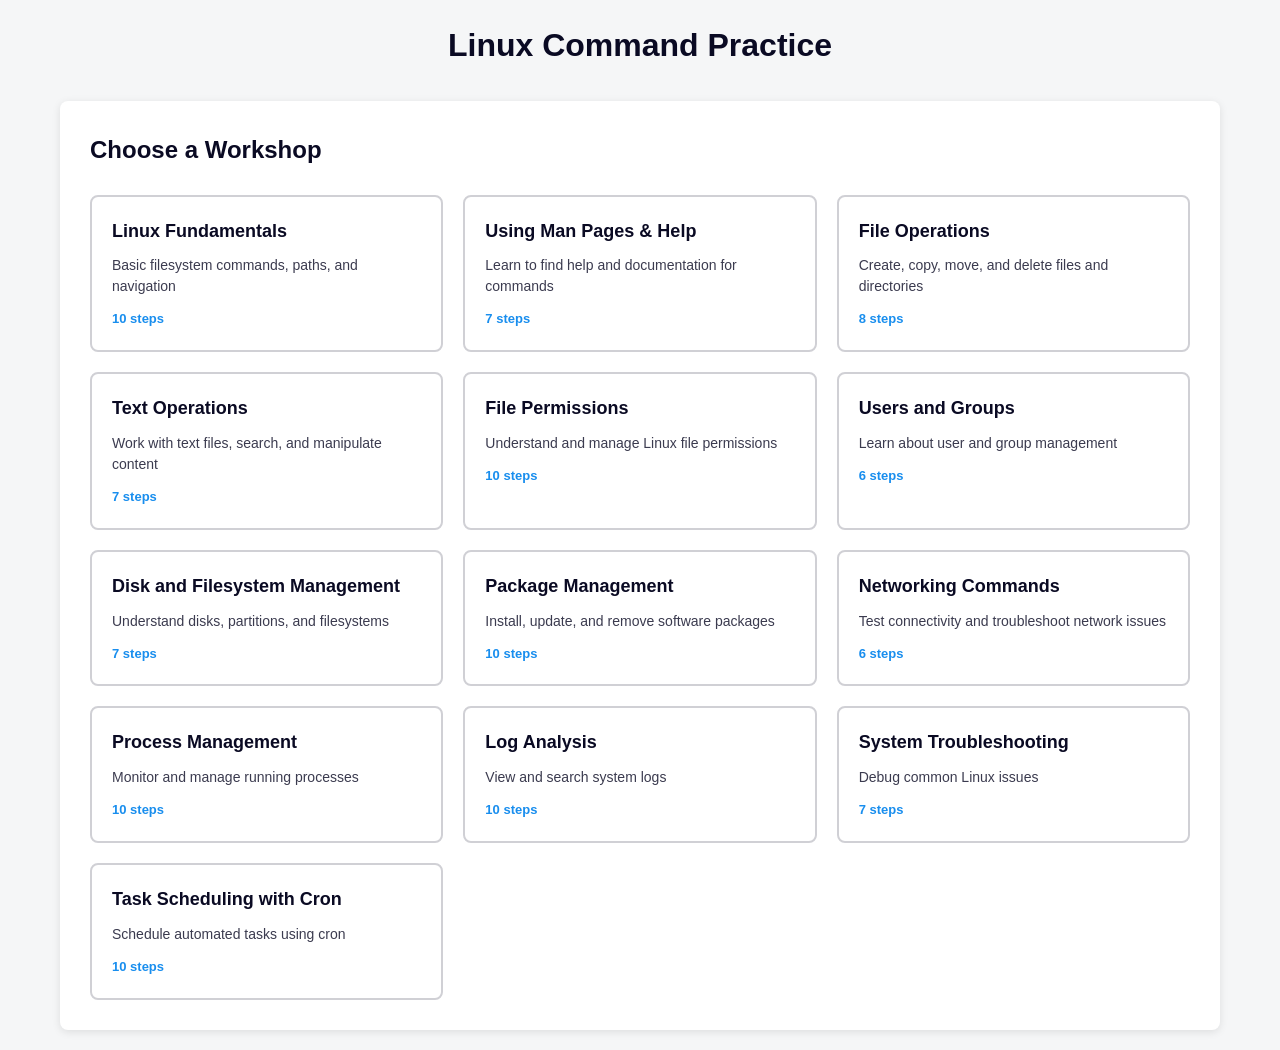
<file: index.html>
<!DOCTYPE html>
<html lang="en">
<head>
    <meta charset="UTF-8">
    <meta name="viewport" content="width=device-width, initial-scale=1.0">
    <title>Linux Command Practice</title>
    <link rel="stylesheet" href="style.css">
</head>
<body>
    <div class="container">
        <h1>Linux Command Practice</h1>
        
        <div id="workshop-selector" class="workshop-selector">
            <h2>Choose a Workshop</h2>
            <div id="workshop-list"></div>
        </div>

        <div id="workshop-container" class="workshop-container" style="display: none;">
            <div class="workshop-header">
                <button id="back-btn" class="btn">← Back to Workshops</button>
                <h2 id="workshop-title"></h2>
                <div id="step-navigation" class="step-navigation">
                    <button id="quiz-btn" class="btn" style="display: none; margin-left: auto;">📝 Take Quiz</button>
                </div>
            </div>
            
            <div class="instruction-box">
                <h3>Task:</h3>
                <p id="instruction-text"></p>
                <button id="hint-btn" class="btn btn-small">Show Hint</button>
                <p id="hint-text" class="hint" style="display: none;"></p>
                <p id="success-message" class="success-message-box" style="display: none;"></p>
            </div>

            <div id="terminal">
                <div id="output"></div>
                <div class="input-line">
                    <span class="prompt">user@practice:~$</span>
                    <input type="text" id="command-input" autocomplete="off">
                </div>
            </div>
        </div>
    </div>
    <script src="workshops.js?v=9"></script>
    <script src="app.js?v=9"></script>
</body>
</html>
</file>
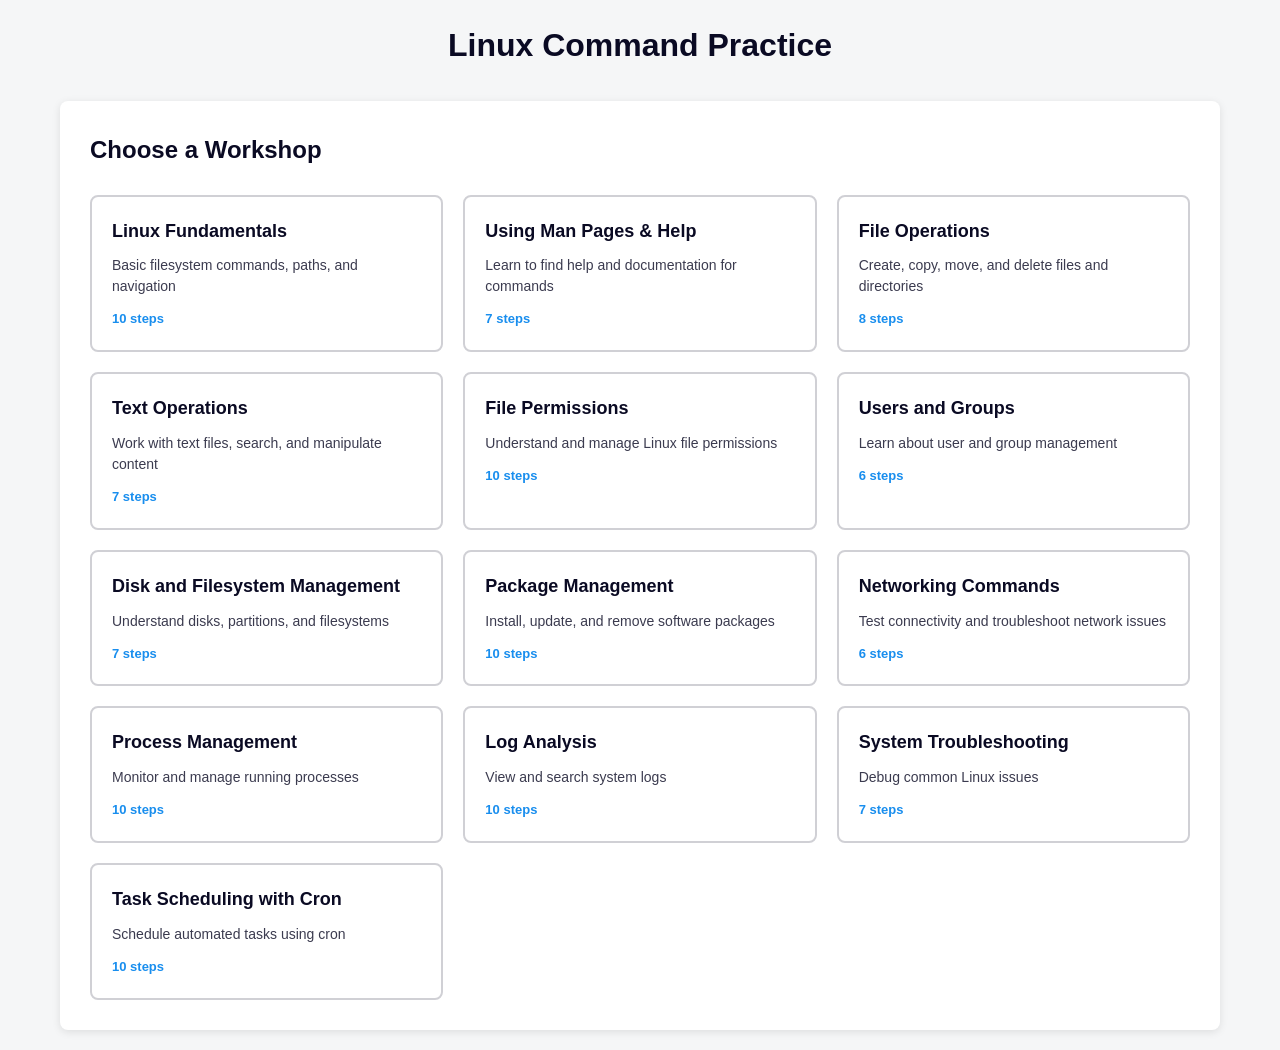
<file: index-simple.html>
<!DOCTYPE html>
<html lang="en">
<head>
    <meta charset="UTF-8">
    <meta name="viewport" content="width=device-width, initial-scale=1.0">
    <title>Linux Command Practice</title>
    <link rel="stylesheet" href="style.css">
</head>
<body>
    <div class="container">
        <h1>Linux Command Practice</h1>
        
        <div id="workshop-selector" class="workshop-selector">
            <h2>Choose a Workshop</h2>
            <div id="workshop-list"></div>
        </div>

        <div id="workshop-container" class="workshop-container" style="display: none;">
            <div class="workshop-header">
                <button id="back-btn" class="btn">← Back to Workshops</button>
                <h2 id="workshop-title"></h2>
                <div id="step-navigation" class="step-navigation"></div>
            </div>
            
            <div class="instruction-box">
                <h3>Task:</h3>
                <p id="instruction-text"></p>
                <button id="hint-btn" class="btn btn-small">Show Hint</button>
                <p id="hint-text" class="hint" style="display: none;"></p>
                <p id="success-message" class="success-message-box" style="display: none;"></p>
            </div>

            <div id="terminal">
                <div id="output"></div>
                <div class="input-line">
                    <span class="prompt">user@practice:~$</span>
                    <input type="text" id="command-input" autocomplete="off">
                </div>
            </div>
        </div>
    </div>
    
    <script>
        console.log('Loading workshops...');
    </script>
    <script src="workshops.js?v=4"></script>
    <script>
        console.log('Workshops loaded:', typeof workshops !== 'undefined');
        console.log('Workshop count:', workshops ? workshops.length : 0);
    </script>
    <script src="app.js?v=4"></script>
    <script>
        console.log('App.js loaded');
        console.log('Terminal created:', typeof terminal !== 'undefined');
    </script>
</body>
</html>
</file>
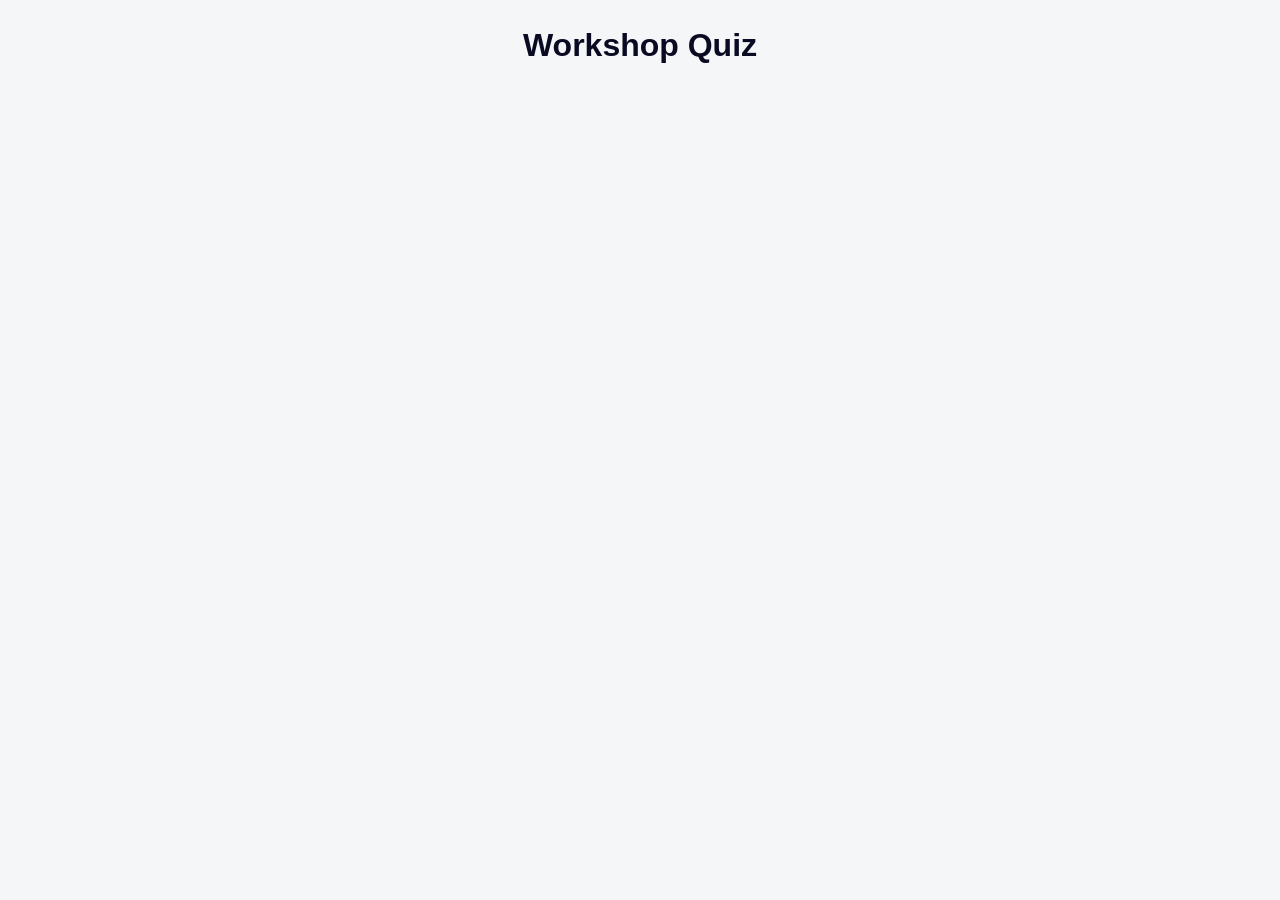
<file: quiz.html>
<!DOCTYPE html>
<html lang="en">
<head>
    <meta charset="UTF-8">
    <meta name="viewport" content="width=device-width, initial-scale=1.0">
    <title>Workshop Quiz</title>
    <style>
        * {
            margin: 0;
            padding: 0;
            box-sizing: border-box;
        }

        body {
            font-family: -apple-system, BlinkMacSystemFont, 'Segoe UI', Roboto, 'Helvetica Neue', Arial, sans-serif;
            background: #f5f6f7;
            padding: 20px;
            line-height: 1.6;
        }

        .container {
            max-width: 800px;
            margin: 0 auto;
        }

        h1 {
            color: #0a0a23;
            margin-bottom: 30px;
            text-align: center;
        }

        .quiz-box {
            background: #fff;
            border-radius: 8px;
            padding: 30px;
            margin-bottom: 20px;
            box-shadow: 0 2px 8px rgba(0, 0, 0, 0.1);
        }

        .question {
            font-size: 18px;
            font-weight: 600;
            color: #0a0a23;
            margin-bottom: 20px;
        }

        .options {
            display: flex;
            flex-direction: column;
            gap: 12px;
        }

        .option {
            display: flex;
            align-items: center;
            padding: 15px;
            border: 2px solid #d0d0d5;
            border-radius: 8px;
            cursor: pointer;
            transition: all 0.3s;
        }

        .option:hover {
            border-color: #198eee;
            background: #f0f8ff;
        }

        .option input[type="radio"] {
            margin-right: 12px;
            width: 20px;
            height: 20px;
            cursor: pointer;
        }

        .option label {
            cursor: pointer;
            flex: 1;
            font-size: 16px;
        }

        .submit-btn {
            background: #198eee;
            color: #fff;
            border: none;
            padding: 15px 40px;
            border-radius: 8px;
            font-size: 16px;
            font-weight: 600;
            cursor: pointer;
            width: 100%;
            margin-top: 20px;
            transition: all 0.3s;
        }

        .submit-btn:hover {
            background: #0a0a23;
            transform: translateY(-2px);
            box-shadow: 0 4px 12px rgba(0, 0, 0, 0.2);
        }

        .submit-btn:disabled {
            background: #ccc;
            cursor: not-allowed;
            transform: none;
        }

        .result {
            background: #fff;
            border-radius: 8px;
            padding: 40px;
            text-align: center;
            box-shadow: 0 2px 8px rgba(0, 0, 0, 0.1);
            display: none;
        }

        .result h2 {
            color: #0a0a23;
            margin-bottom: 20px;
            font-size: 32px;
        }

        .score {
            font-size: 48px;
            font-weight: bold;
            margin: 20px 0;
        }

        .pass {
            color: #28a745;
        }

        .fail {
            color: #dc3545;
        }

        .result-message {
            font-size: 20px;
            margin: 20px 0;
        }

        .retry-btn {
            background: #198eee;
            color: #fff;
            border: none;
            padding: 12px 30px;
            border-radius: 8px;
            font-size: 16px;
            font-weight: 600;
            cursor: pointer;
            margin: 10px;
            transition: all 0.3s;
        }

        .retry-btn:hover {
            background: #0a0a23;
        }

        .progress {
            text-align: center;
            color: #666;
            margin-bottom: 20px;
            font-size: 14px;
        }
    </style>
</head>
<body>
    <div class="container">
        <h1 id="quiz-title">Workshop Quiz</h1>
        
        <div id="quiz-container"></div>
        
        <div class="result" id="result">
            <h2>Quiz Complete!</h2>
            <div class="score" id="score"></div>
            <div class="result-message" id="result-message"></div>
            <button class="retry-btn" onclick="retakeQuiz()">Retake Quiz</button>
            <button class="retry-btn" onclick="window.close()">Close</button>
        </div>
    </div>

    <script>
        let quizData = null;
        let userAnswers = {};

        // Get quiz data from URL parameters or localStorage
        window.addEventListener('DOMContentLoaded', () => {
            const urlParams = new URLSearchParams(window.location.search);
            const workshopId = urlParams.get('workshop');
            
            if (workshopId) {
                const quizDataStr = localStorage.getItem(`quiz_${workshopId}`);
                if (quizDataStr) {
                    quizData = JSON.parse(quizDataStr);
                    document.getElementById('quiz-title').textContent = quizData.title + ' - Quiz';
                    renderQuiz();
                }
            }
        });

        function renderQuiz() {
            const container = document.getElementById('quiz-container');
            container.innerHTML = '';

            quizData.questions.forEach((q, index) => {
                const quizBox = document.createElement('div');
                quizBox.className = 'quiz-box';
                quizBox.innerHTML = `
                    <div class="progress">Question ${index + 1} of ${quizData.questions.length}</div>
                    <div class="question">${q.question}</div>
                    <div class="options">
                        ${q.options.map((option, optIndex) => `
                            <div class="option" onclick="selectOption(${index}, ${optIndex})">
                                <input type="radio" 
                                       name="question${index}" 
                                       id="q${index}_opt${optIndex}" 
                                       value="${optIndex}">
                                <label for="q${index}_opt${optIndex}">${option}</label>
                            </div>
                        `).join('')}
                    </div>
                `;
                container.appendChild(quizBox);
            });

            const submitBtn = document.createElement('button');
            submitBtn.className = 'submit-btn';
            submitBtn.textContent = 'Submit Quiz';
            submitBtn.onclick = submitQuiz;
            container.appendChild(submitBtn);
        }

        function selectOption(questionIndex, optionIndex) {
            userAnswers[questionIndex] = optionIndex;
            document.getElementById(`q${questionIndex}_opt${optionIndex}`).checked = true;
        }

        function submitQuiz() {
            if (Object.keys(userAnswers).length < quizData.questions.length) {
                alert('Please answer all questions before submitting.');
                return;
            }

            let score = 0;
            
            // Show correct/incorrect answers
            quizData.questions.forEach((q, index) => {
                const isCorrect = userAnswers[index] === q.correct;
                if (isCorrect) {
                    score++;
                }
                
                // Highlight the selected answer
                const selectedOption = document.querySelector(`#q${index}_opt${userAnswers[index]}`).parentElement;
                const correctOption = document.querySelector(`#q${index}_opt${q.correct}`).parentElement;
                
                if (isCorrect) {
                    selectedOption.style.background = '#d4edda';
                    selectedOption.style.borderColor = '#28a745';
                    selectedOption.innerHTML += ' <span style="color: #28a745; font-weight: bold;">✓ Correct</span>';
                } else {
                    selectedOption.style.background = '#f8d7da';
                    selectedOption.style.borderColor = '#dc3545';
                    selectedOption.innerHTML += ' <span style="color: #dc3545; font-weight: bold;">✗ Your answer</span>';
                    
                    correctOption.style.background = '#d4edda';
                    correctOption.style.borderColor = '#28a745';
                    correctOption.innerHTML += ' <span style="color: #28a745; font-weight: bold;">✓ Correct answer</span>';
                }
                
                // Disable all options
                document.querySelectorAll(`input[name="question${index}"]`).forEach(input => {
                    input.disabled = true;
                });
            });

            const percentage = Math.round((score / quizData.questions.length) * 100);
            const passed = percentage >= 70;

            // Disable submit button
            document.querySelector('.submit-btn').disabled = true;
            document.querySelector('.submit-btn').textContent = 'Quiz Submitted';
            
            // Scroll to top to show result
            window.scrollTo({ top: 0, behavior: 'smooth' });
            
            document.getElementById('result').style.display = 'block';
            
            const scoreElement = document.getElementById('score');
            scoreElement.textContent = `${score} / ${quizData.questions.length} (${percentage}%)`;
            scoreElement.className = 'score ' + (passed ? 'pass' : 'fail');

            const messageElement = document.getElementById('result-message');
            if (passed) {
                messageElement.innerHTML = '🎉 <strong>PASSED!</strong><br>Excellent work! You have a solid understanding of this topic.';
                messageElement.style.color = '#28a745';
            } else {
                messageElement.innerHTML = '📚 <strong>NOT PASSED</strong><br>Keep practicing! Review the workshop materials and try again.';
                messageElement.style.color = '#dc3545';
            }
        }

        function retakeQuiz() {
            userAnswers = {};
            document.getElementById('quiz-container').style.display = 'block';
            document.getElementById('result').style.display = 'none';
            renderQuiz();
        }
    </script>
</body>
</html>
</file>
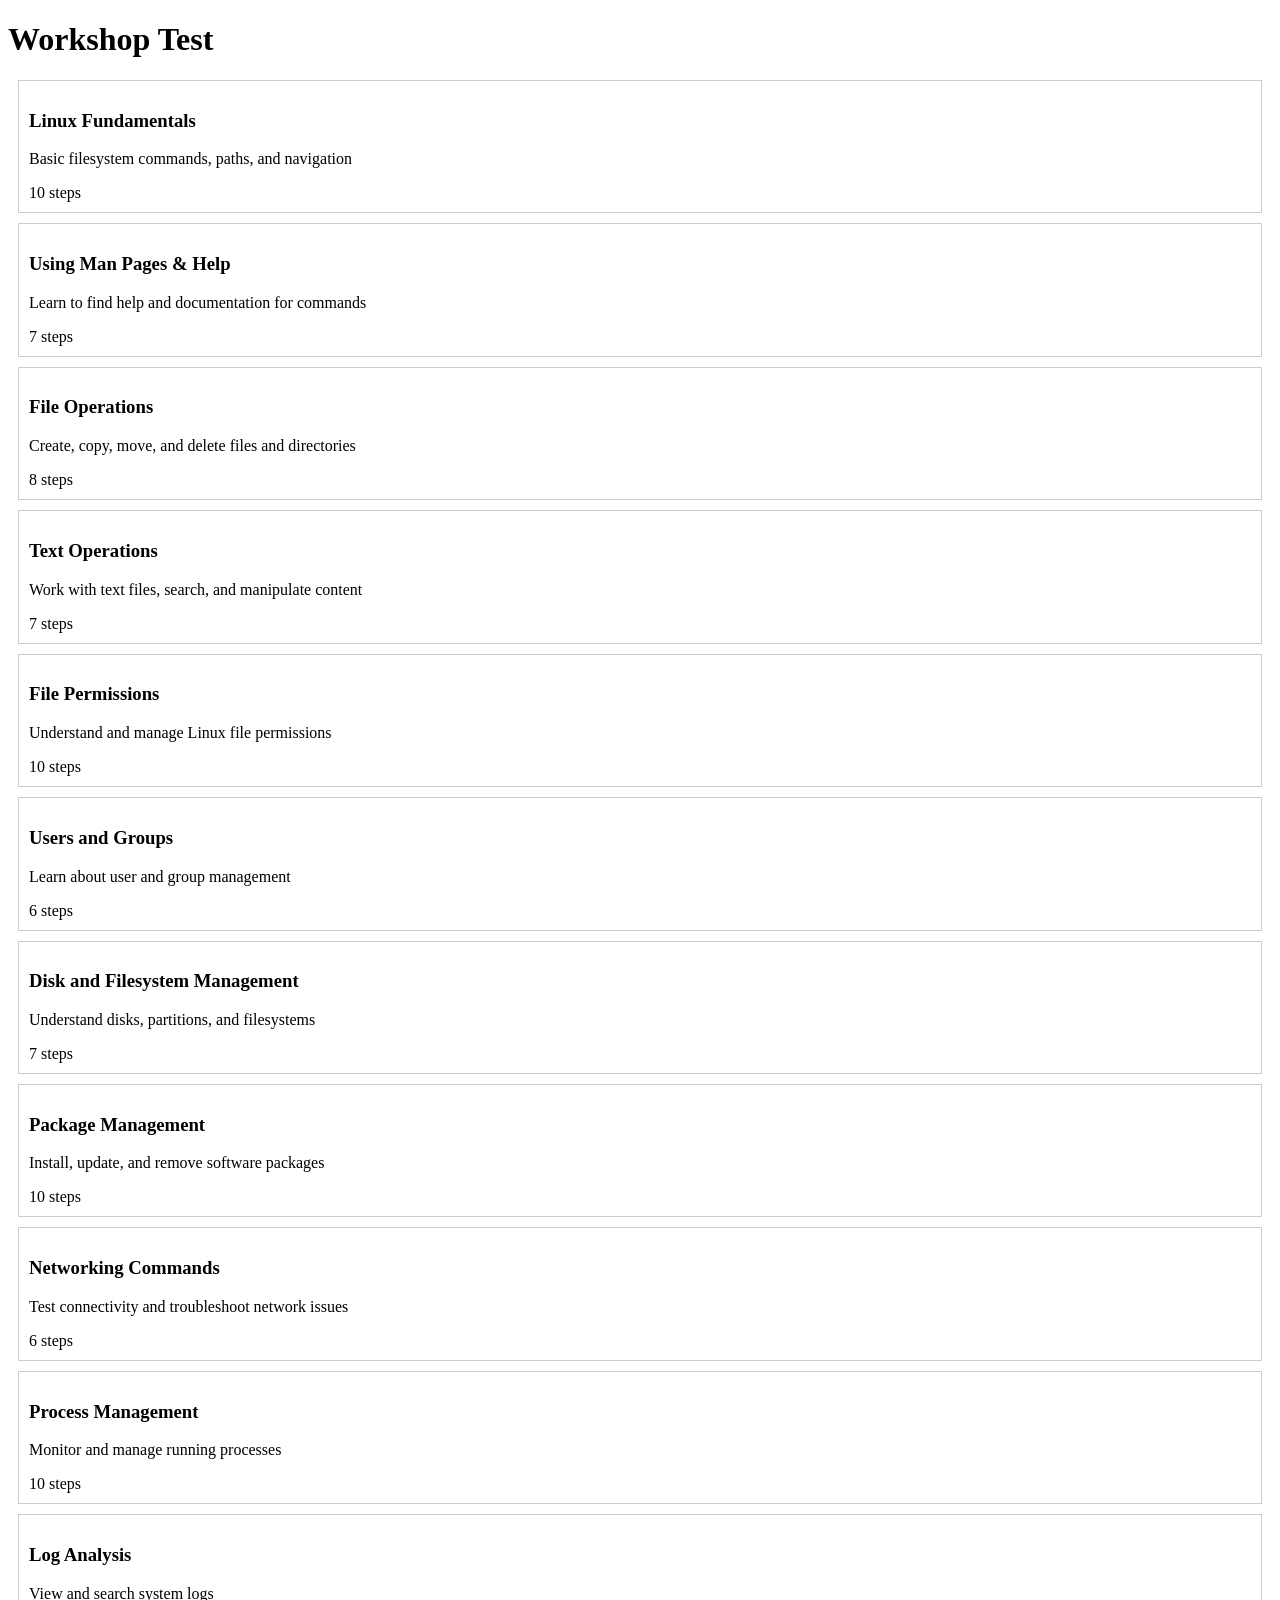
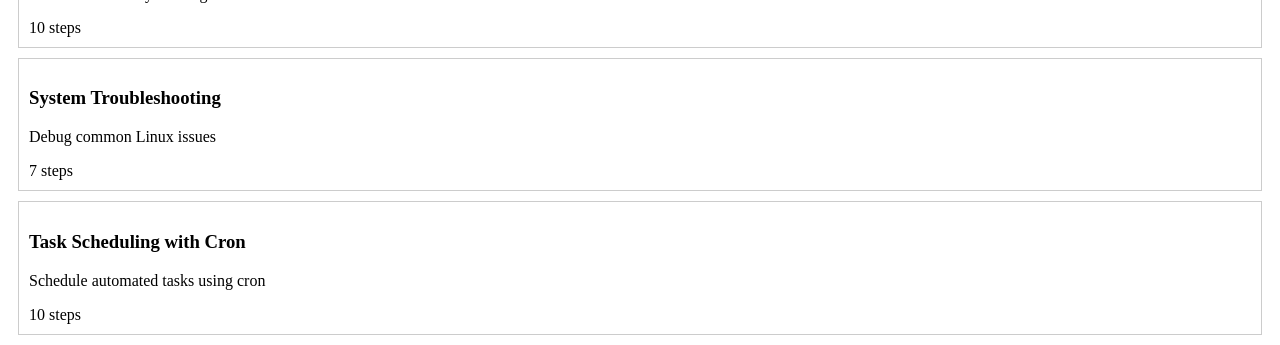
<file: test-app.html>
<!DOCTYPE html>
<html>
<head>
    <title>Test App</title>
    <style>
        .workshop-card { border: 1px solid #ccc; padding: 10px; margin: 10px; cursor: pointer; }
    </style>
</head>
<body>
    <h1>Workshop Test</h1>
    <div id="workshop-list"></div>
    
    <script src="workshops.js"></script>
    <script>
        console.log('Workshops:', workshops);
        console.log('Count:', workshops.length);
        
        const workshopList = document.getElementById('workshop-list');
        workshops.forEach(workshop => {
            console.log('Adding workshop:', workshop.title);
            const card = document.createElement('div');
            card.className = 'workshop-card';
            card.innerHTML = `
                <h3>${workshop.title}</h3>
                <p>${workshop.description}</p>
                <div>${workshop.steps.length} steps</div>
            `;
            workshopList.appendChild(card);
        });
        
        console.log('Done adding workshops');
    </script>
</body>
</html>
</file>
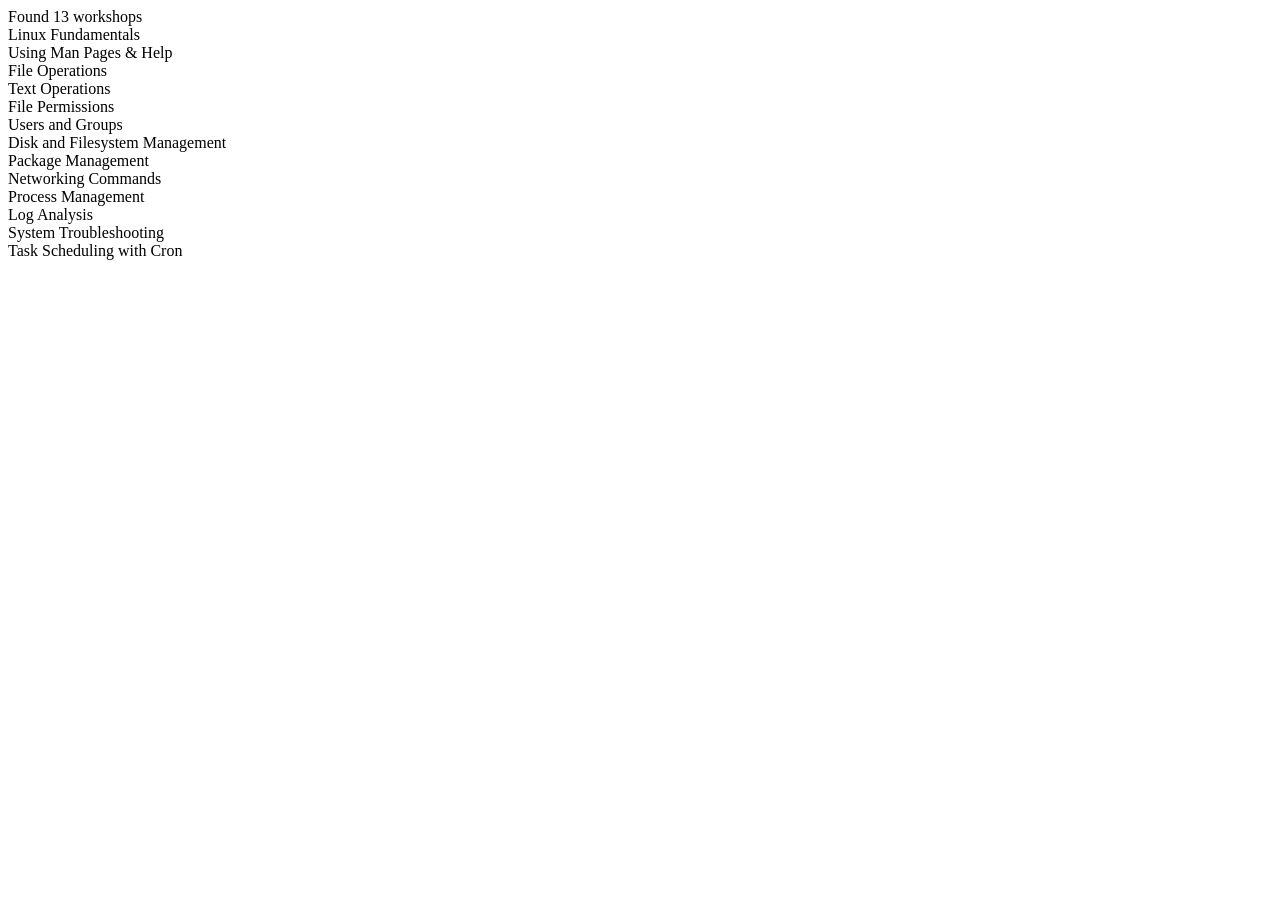
<file: test.html>
<!DOCTYPE html>
<html>
<head><title>Test</title></head>
<body>
<div id="output"></div>
<script src="workshops.js"></script>
<script>
console.log('Workshops loaded:', typeof workshops);
console.log('Workshop count:', workshops ? workshops.length : 'undefined');
if (workshops) {
    document.getElementById('output').innerHTML = `Found ${workshops.length} workshops`;
    workshops.forEach(w => {
        document.getElementById('output').innerHTML += `<br>${w.title}`;
    });
} else {
    document.getElementById('output').innerHTML = 'Workshops not loaded!';
}
</script>
</body>
</html>
</file>
<file: style.css>
* {
    margin: 0;
    padding: 0;
    box-sizing: border-box;
}

body {
    font-family: -apple-system, BlinkMacSystemFont, 'Segoe UI', Roboto, 'Helvetica Neue', Arial, sans-serif;
    background: #f5f6f7;
    color: #2a2a2a;
    padding: 0;
    line-height: 1.6;
}

.container {
    max-width: 1200px;
    margin: 0 auto;
    padding: 20px;
}

h1 {
    color: #0a0a23;
    margin-bottom: 30px;
    text-align: center;
    font-size: 32px;
    font-weight: 700;
}

h2 {
    color: #0a0a23;
    margin-bottom: 20px;
    font-size: 24px;
    font-weight: 600;
}

h3 {
    color: #0a0a23;
    margin-bottom: 12px;
    font-size: 18px;
    font-weight: 600;
}

.workshop-selector {
    background: #fff;
    border-radius: 8px;
    padding: 30px;
    box-shadow: 0 2px 8px rgba(0, 0, 0, 0.1);
}

#workshop-list {
    display: grid;
    grid-template-columns: repeat(auto-fill, minmax(320px, 1fr));
    gap: 20px;
    margin-top: 25px;
}

.workshop-card {
    background: #fff;
    border: 2px solid #d0d0d5;
    border-radius: 8px;
    padding: 20px;
    cursor: pointer;
    transition: all 0.3s;
}

.workshop-card:hover {
    border-color: #0a0a23;
    box-shadow: 0 4px 12px rgba(0, 0, 0, 0.15);
    transform: translateY(-2px);
}

.workshop-card h3 {
    margin-bottom: 10px;
    color: #0a0a23;
}

.workshop-card p {
    color: #3b3b4f;
    font-size: 14px;
    line-height: 1.5;
    margin-bottom: 12px;
}

.workshop-card .step-count {
    color: #198eee;
    font-size: 13px;
    font-weight: 600;
    margin-top: 10px;
}

.workshop-container {
    display: flex;
    flex-direction: column;
    gap: 20px;
}

.workshop-header {
    background: #fff;
    border-radius: 8px;
    padding: 25px;
    box-shadow: 0 2px 8px rgba(0, 0, 0, 0.1);
}

.progress {
    margin-top: 15px;
}

#progress-text {
    font-size: 14px;
    color: #0a0a23;
    font-weight: 600;
}

.progress-bar {
    width: 100%;
    height: 24px;
    background: #e5e5e5;
    border-radius: 12px;
    margin-top: 8px;
    overflow: hidden;
}

.progress-fill {
    height: 100%;
    background: linear-gradient(90deg, #198eee 0%, #0a0a23 100%);
    transition: width 0.5s ease;
    width: 0%;
}

.instruction-box {
    background: #fff;
    border-left: 4px solid #198eee;
    border-radius: 8px;
    padding: 25px;
    box-shadow: 0 2px 8px rgba(0, 0, 0, 0.1);
}

.instruction-box p {
    color: #2a2a2a;
    margin: 12px 0;
    line-height: 1.7;
    font-size: 16px;
}

.hint {
    color: #744210;
    background: #fff3cd;
    padding: 12px;
    border-radius: 6px;
    border-left: 4px solid #ffc107;
    margin-top: 15px;
    font-style: normal;
}

.btn {
    background: #198eee;
    color: #fff;
    border: none;
    padding: 10px 20px;
    border-radius: 6px;
    cursor: pointer;
    font-family: inherit;
    font-size: 14px;
    font-weight: 600;
    transition: all 0.3s;
}

.btn:hover {
    background: #0a0a23;
    transform: translateY(-1px);
    box-shadow: 0 2px 8px rgba(0, 0, 0, 0.2);
}

.btn-small {
    padding: 8px 16px;
    font-size: 13px;
}

.success-message {
    color: #2ecc71;
    margin: 6px 0;
}

.success-message-box {
    color: #155724;
    background: #d4edda;
    border: 1px solid #c3e6cb;
    padding: 12px 16px;
    border-radius: 6px;
    margin-top: 15px;
    border-left: 4px solid #28a745;
    font-weight: 500;
}

.step-navigation {
    display: flex;
    flex-wrap: wrap;
    gap: 8px;
    margin-top: 20px;
    padding-top: 20px;
    border-top: 1px solid #e5e5e5;
    align-items: center;
}

.step-btn {
    min-width: 40px;
    height: 40px;
    padding: 8px;
    background: #fff;
    border: 2px solid #d0d0d5;
    border-radius: 6px;
    cursor: pointer;
    font-family: inherit;
    font-size: 14px;
    font-weight: 600;
    color: #0a0a23;
    transition: all 0.3s;
}

.step-btn:hover {
    border-color: #198eee;
    background: #f0f8ff;
}

.step-btn.active {
    background: #198eee;
    color: #fff;
    border-color: #198eee;
}

.step-btn.completed {
    background: #d4edda;
    border-color: #28a745;
    color: #155724;
}

.step-btn.completed::after {
    content: ' ✓';
}

#terminal {
    background: #1e1e1e;
    border-radius: 8px;
    padding: 20px;
    min-height: 400px;
    max-height: 500px;
    overflow-y: auto;
    box-shadow: 0 2px 8px rgba(0, 0, 0, 0.1);
    font-family: 'Consolas', 'Monaco', 'Courier New', monospace;
}

#output {
    margin-bottom: 15px;
}

.output-line {
    margin: 6px 0;
    white-space: pre-wrap;
    word-wrap: break-word;
    color: #e8e8e8;
    font-size: 14px;
}

.command-echo {
    color: #5fd7ff;
    font-weight: 500;
}

.error {
    color: #ff6b6b;
}

.input-line {
    display: flex;
    align-items: center;
}

.prompt {
    color: #5fd7ff;
    margin-right: 10px;
    font-weight: 600;
}

#command-input {
    flex: 1;
    background: transparent;
    border: none;
    color: #ffffff;
    font-family: 'Consolas', 'Monaco', 'Courier New', monospace;
    font-size: 14px;
    outline: none;
}
</file>
